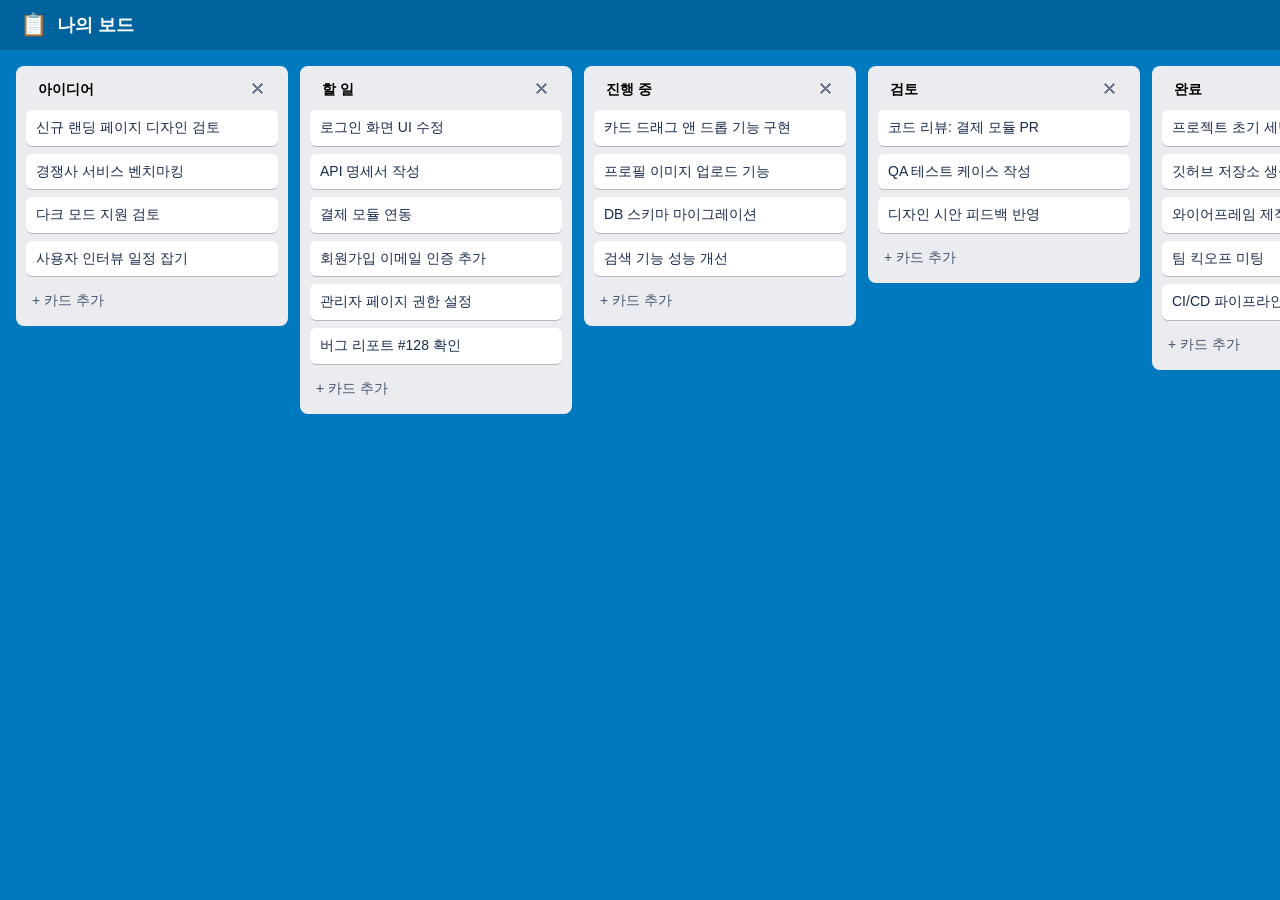
<file: index.html>
<!DOCTYPE html>
<html lang="ko">
<head>
<meta charset="UTF-8">
<meta name="viewport" content="width=device-width, initial-scale=1.0">
<title>나의 보드</title>
<link rel="stylesheet" href="style.css">
</head>
<body>
<header>
  <span class="icon">📋</span>
  <span>나의 보드</span>
</header>
<div id="board"></div>

<script src="script.js"></script>
</body>
</html>
</file>
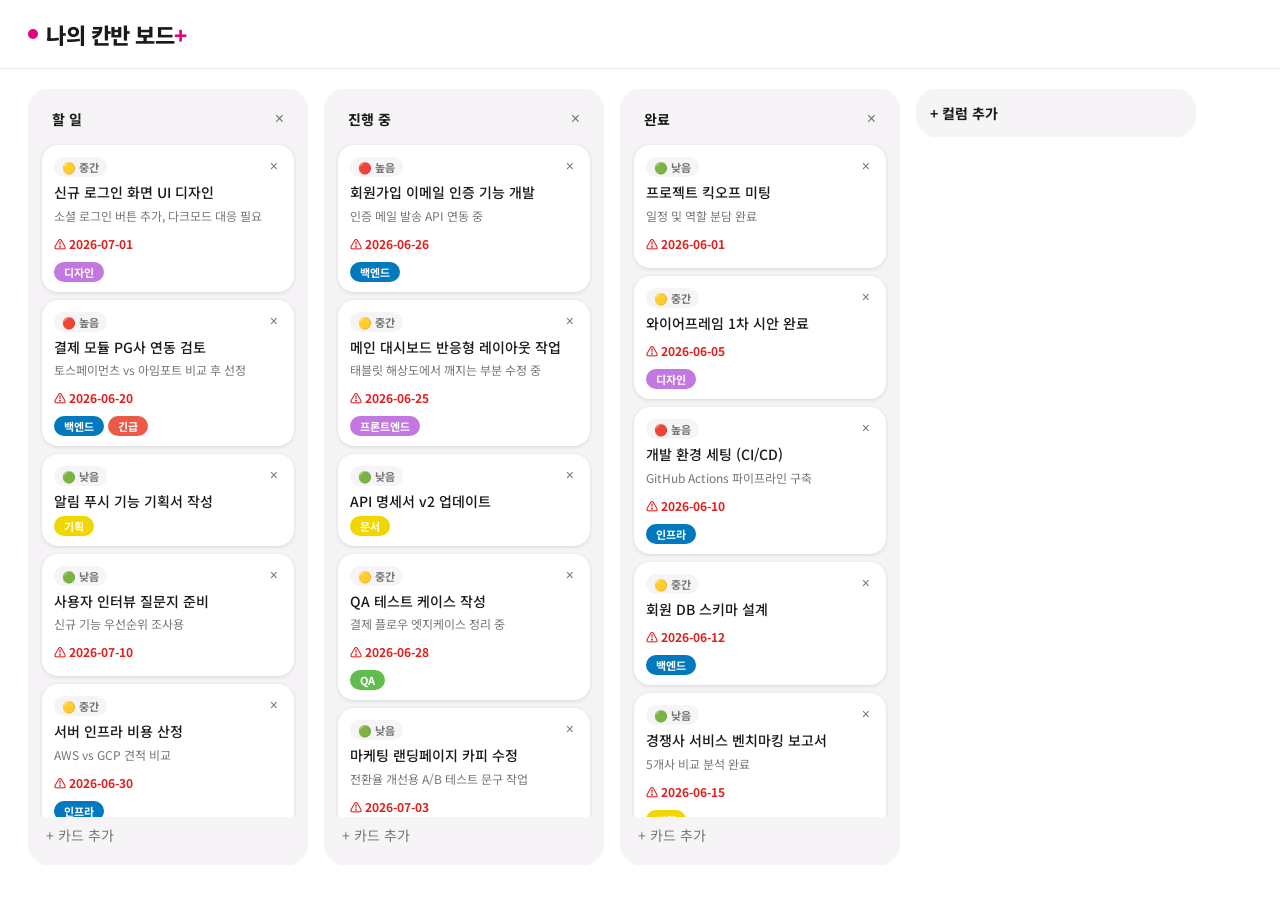
<file: kanban-board/index.html>
<!--
  [개발자 인계]
  - 이 파일은 기획자가 제작한 HTML/CSS/JS 프로토타입입니다.
  - 실제 개발 시 React 등 프레임워크로 재구현 필요
  - 데이터 구조는 js/app.js 상단 state 객체 참고
  - 드래그앤드롭은 HTML5 기본 API 사용 (추후 라이브러리 교체 권장)
-->
<!DOCTYPE html>
<html lang="ko">
<head>
<meta charset="UTF-8" />
<meta name="viewport" content="width=device-width, initial-scale=1.0" />
<title>나의 칸반 보드</title>
<link rel="preconnect" href="https://fonts.googleapis.com">
<link rel="preconnect" href="https://fonts.gstatic.com" crossorigin>
<link href="https://fonts.googleapis.com/css2?family=Noto+Sans+KR:wght@400;500;700&display=swap" rel="stylesheet">
<link rel="stylesheet" href="css/style.css">
</head>
<body>

<header class="app-header">
  <h1>나의 칸반 보드</h1>
</header>

<main id="board" class="board"></main>

<div id="card-modal" class="modal-overlay hidden">
  <div class="modal">
    <button type="button" class="modal-close" id="modal-close-btn" aria-label="닫기">&times;</button>
    <h2 id="modal-title">카드 추가</h2>
    <form id="card-form">
      <label class="field">
        <span class="field-label">제목 <span class="required">*</span></span>
        <input type="text" id="card-title-input" placeholder="카드 제목을 입력하세요" maxlength="80" required />
      </label>

      <label class="field">
        <span class="field-label">메모</span>
        <textarea id="card-desc-input" rows="3" placeholder="설명을 입력하세요 (선택)"></textarea>
      </label>

      <label class="field">
        <span class="field-label">마감일</span>
        <input type="date" id="card-due-input" />
      </label>

      <div class="field">
        <span class="field-label">우선순위</span>
        <div class="priority-options">
          <label class="priority-option"><input type="radio" name="priority" value="high" /> 🔴 높음</label>
          <label class="priority-option"><input type="radio" name="priority" value="medium" /> 🟡 중간</label>
          <label class="priority-option"><input type="radio" name="priority" value="low" /> 🟢 낮음</label>
        </div>
      </div>

      <div class="field">
        <span class="field-label">태그 (최대 3개)</span>
        <div class="tag-input-row">
          <select id="tag-color-input">
            <option value="#61BD4F">초록</option>
            <option value="#F2D600">노랑</option>
            <option value="#FF9F1A">주황</option>
            <option value="#EB5A46">빨강</option>
            <option value="#C377E0">보라</option>
            <option value="#0079BF">파랑</option>
          </select>
          <input type="text" id="tag-text-input" placeholder="태그 이름" maxlength="10" />
          <button type="button" id="tag-add-btn" class="btn-secondary">추가</button>
        </div>
        <div id="tag-list" class="tag-list"></div>
      </div>

      <div class="modal-actions">
        <button type="button" id="modal-cancel-btn" class="btn-secondary">취소</button>
        <button type="submit" class="btn-primary">저장</button>
      </div>
    </form>
  </div>
</div>

<script src="js/app.js"></script>
</body>
</html>
</file>
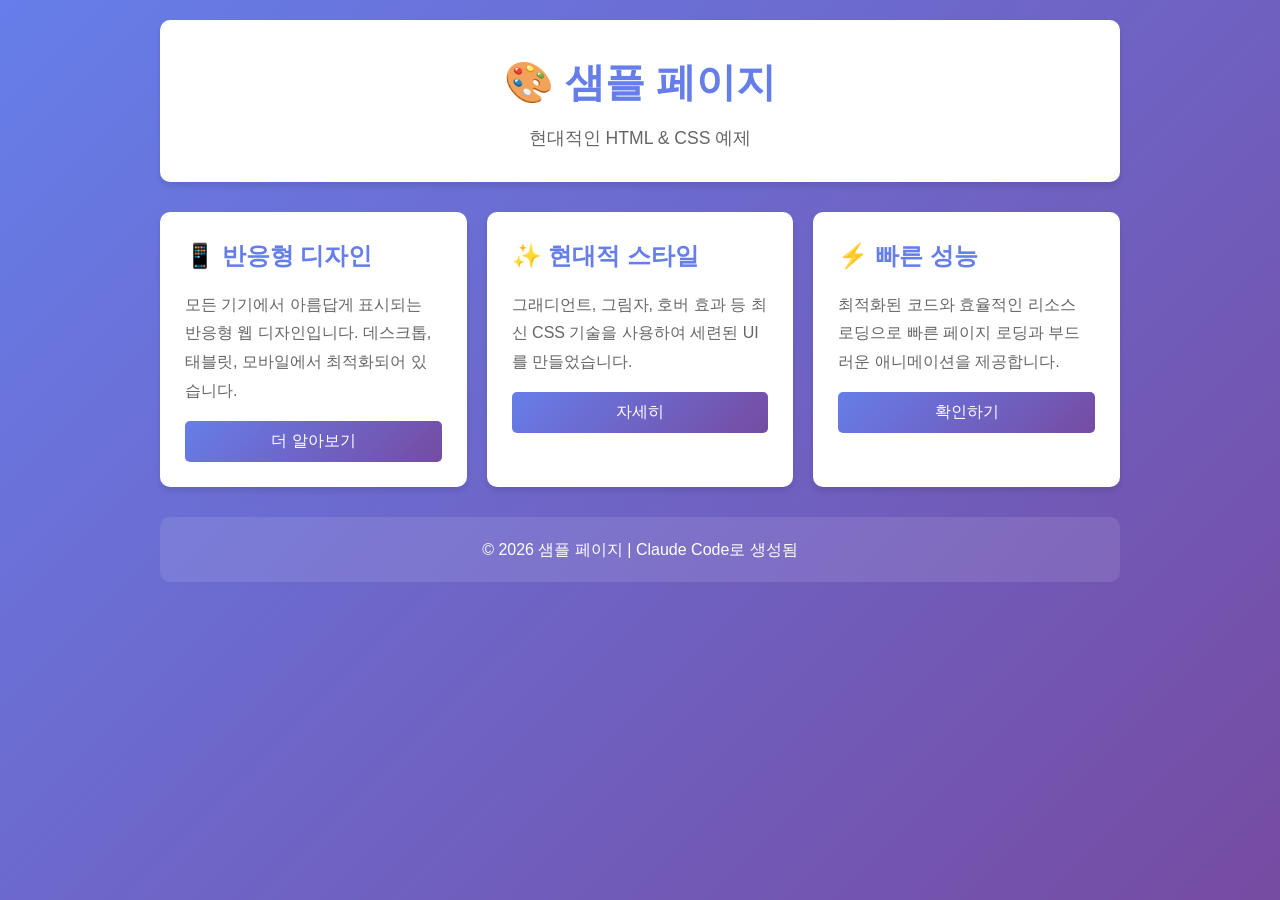
<file: sample.html>
<!DOCTYPE html>
<html lang="ko">
<head>
    <meta charset="UTF-8">
    <meta name="viewport" content="width=device-width, initial-scale=1.0">
    <title>샘플 페이지</title>
    <style>
        * {
            margin: 0;
            padding: 0;
            box-sizing: border-box;
        }

        body {
            font-family: 'Segoe UI', Tahoma, Geneva, Verdana, sans-serif;
            line-height: 1.6;
            color: #333;
            background: linear-gradient(135deg, #667eea 0%, #764ba2 100%);
            min-height: 100vh;
        }

        .container {
            max-width: 1000px;
            margin: 0 auto;
            padding: 20px;
        }

        header {
            background: white;
            padding: 30px;
            border-radius: 10px;
            box-shadow: 0 4px 6px rgba(0, 0, 0, 0.1);
            margin-bottom: 30px;
            text-align: center;
        }

        header h1 {
            color: #667eea;
            margin-bottom: 10px;
            font-size: 2.5em;
        }

        header p {
            color: #666;
            font-size: 1.1em;
        }

        .card-grid {
            display: grid;
            grid-template-columns: repeat(auto-fit, minmax(300px, 1fr));
            gap: 20px;
            margin-bottom: 30px;
        }

        .card {
            background: white;
            padding: 25px;
            border-radius: 10px;
            box-shadow: 0 4px 6px rgba(0, 0, 0, 0.1);
            transition: transform 0.3s ease, box-shadow 0.3s ease;
        }

        .card:hover {
            transform: translateY(-5px);
            box-shadow: 0 8px 12px rgba(0, 0, 0, 0.15);
        }

        .card h2 {
            color: #667eea;
            margin-bottom: 15px;
            font-size: 1.5em;
        }

        .card p {
            color: #666;
            line-height: 1.8;
        }

        .button-group {
            display: flex;
            gap: 10px;
            margin-top: 15px;
        }

        button {
            flex: 1;
            padding: 10px 15px;
            background: linear-gradient(135deg, #667eea 0%, #764ba2 100%);
            color: white;
            border: none;
            border-radius: 5px;
            cursor: pointer;
            font-size: 1em;
            transition: opacity 0.3s ease;
        }

        button:hover {
            opacity: 0.9;
        }

        footer {
            background: rgba(255, 255, 255, 0.1);
            color: white;
            padding: 20px;
            text-align: center;
            border-radius: 10px;
        }
    </style>
</head>
<body>
    <div class="container">
        <header>
            <h1>🎨 샘플 페이지</h1>
            <p>현대적인 HTML & CSS 예제</p>
        </header>

        <div class="card-grid">
            <div class="card">
                <h2>📱 반응형 디자인</h2>
                <p>모든 기기에서 아름답게 표시되는 반응형 웹 디자인입니다. 데스크톱, 태블릿, 모바일에서 최적화되어 있습니다.</p>
                <div class="button-group">
                    <button onclick="alert('더 알아보기 클릭됨!')">더 알아보기</button>
                </div>
            </div>

            <div class="card">
                <h2>✨ 현대적 스타일</h2>
                <p>그래디언트, 그림자, 호버 효과 등 최신 CSS 기술을 사용하여 세련된 UI를 만들었습니다.</p>
                <div class="button-group">
                    <button onclick="alert('스타일 정보!')">자세히</button>
                </div>
            </div>

            <div class="card">
                <h2>⚡ 빠른 성능</h2>
                <p>최적화된 코드와 효율적인 리소스 로딩으로 빠른 페이지 로딩과 부드러운 애니메이션을 제공합니다.</p>
                <div class="button-group">
                    <button onclick="alert('성능 팁!')">확인하기</button>
                </div>
            </div>
        </div>

        <footer>
            <p>&copy; 2026 샘플 페이지 | Claude Code로 생성됨</p>
        </footer>
    </div>

    <script>
        console.log('샘플 페이지가 로드되었습니다!');

        document.addEventListener('DOMContentLoaded', function() {
            console.log('DOM이 준비되었습니다.');
        });
    </script>
</body>
</html>
</file>
<file: style.css>
* { box-sizing: border-box; }
body {
  margin: 0;
  font-family: -apple-system, "Segoe UI", "Malgun Gothic", sans-serif;
  background: #0079bf;
  color: #172b4d;
}
header {
  background: rgba(0,0,0,0.18);
  color: #fff;
  padding: 12px 20px;
  display: flex;
  align-items: center;
  gap: 10px;
  font-size: 18px;
  font-weight: 700;
}
header .icon {
  font-size: 22px;
}
#board {
  display: flex;
  align-items: flex-start;
  gap: 12px;
  padding: 16px;
  overflow-x: auto;
  height: calc(100vh - 52px);
}
.list {
  background: #ebecf0;
  border-radius: 8px;
  width: 272px;
  flex: 0 0 272px;
  padding: 8px;
  max-height: 100%;
  display: flex;
  flex-direction: column;
}
.list-header {
  display: flex;
  align-items: center;
  justify-content: space-between;
  padding: 4px 8px 8px 8px;
}
.list-title {
  font-weight: 600;
  font-size: 14px;
  border: none;
  background: transparent;
  width: 100%;
  border-radius: 4px;
  padding: 4px 6px;
}
.list-title:focus {
  background: #fff;
  outline: 2px solid #0079bf;
}
.list-delete {
  background: transparent;
  border: none;
  color: #6b778c;
  cursor: pointer;
  font-size: 16px;
  padding: 2px 6px;
  border-radius: 4px;
}
.list-delete:hover {
  background: #ddd;
}
.cards {
  overflow-y: auto;
  flex: 1;
  min-height: 8px;
  padding: 0 2px;
}
.card {
  background: #fff;
  border-radius: 6px;
  padding: 8px 10px;
  margin-bottom: 8px;
  box-shadow: 0 1px 0 rgba(9,30,66,0.25);
  cursor: grab;
  font-size: 14px;
  line-height: 1.4;
  position: relative;
  word-break: break-word;
}
.card.dragging {
  opacity: 0.4;
}
.card .card-remove {
  position: absolute;
  top: 4px;
  right: 4px;
  display: none;
  background: transparent;
  border: none;
  color: #6b778c;
  cursor: pointer;
  font-size: 14px;
}
.card:hover .card-remove {
  display: block;
}
.cards.drag-over {
  background: #d8d8d8aa;
  border-radius: 6px;
}
.add-card-btn, .add-list-btn {
  background: transparent;
  border: none;
  text-align: left;
  color: #44546f;
  padding: 8px;
  border-radius: 6px;
  cursor: pointer;
  font-size: 14px;
  width: 100%;
}
.add-card-btn:hover, .add-list-btn:hover {
  background: rgba(9,30,66,0.08);
}
.add-list-btn {
  color: #fff;
  background: rgba(255,255,255,0.16);
}
.add-list-btn:hover {
  background: rgba(255,255,255,0.28);
}
.add-form textarea {
  width: 100%;
  border: none;
  border-radius: 6px;
  padding: 8px;
  font-size: 14px;
  font-family: inherit;
  resize: none;
  box-shadow: 0 1px 0 rgba(9,30,66,0.25);
}
.add-form .actions {
  display: flex;
  gap: 8px;
  margin-top: 8px;
}
.add-form button.confirm {
  background: #0079bf;
  color: #fff;
  border: none;
  padding: 6px 12px;
  border-radius: 4px;
  cursor: pointer;
  font-size: 14px;
}
.add-form button.cancel {
  background: transparent;
  border: none;
  font-size: 20px;
  cursor: pointer;
  color: #44546f;
}
.new-list {
  width: 272px;
  flex: 0 0 272px;
}
</file>
<file: kanban-board/css/style.css>
/*
  [개발자 인계]
  - 이 파일은 기획자가 제작한 HTML/CSS/JS 프로토타입입니다.
  - 실제 개발 시 React 등 프레임워크로 재구현 필요
  - 데이터 구조는 js/app.js 상단 state 객체 참고
  - 드래그앤드롭은 HTML5 기본 API 사용 (추후 라이브러리 교체 권장)
  - 디자인 레퍼런스: lguplus.com (마젠타 핑크 브랜드 컬러 + 화이트 톤 + 큰 라운드 코너)
*/

:root {
  --bg: #ffffff;
  --column-bg: #F6F4F6;
  --card-bg: #ffffff;
  --accent: #E6007E;
  --accent-dark: #B0005F;
  --accent-light: #FDE9F3;
  --text: #1A1A1A;
  --text-muted: #767676;
  --border: #EAE5E9;
  --danger: #E02020;
}

* {
  box-sizing: border-box;
}

html, body {
  margin: 0;
  padding: 0;
  height: 100%;
  background: var(--bg);
  color: var(--text);
  font-family: "Noto Sans KR", system-ui, -apple-system, "Segoe UI", sans-serif;
}

.app-header {
  padding: 18px 28px;
  display: flex;
  align-items: center;
  gap: 8px;
  border-bottom: 1px solid var(--border);
}

.app-header::before {
  content: "";
  display: inline-block;
  width: 10px;
  height: 10px;
  border-radius: 50%;
  background: var(--accent);
}

.app-header h1 {
  margin: 0;
  font-size: 22px;
  font-weight: 800;
  color: var(--text);
  letter-spacing: -0.02em;
}

.app-header h1::after {
  content: "+";
  color: var(--accent);
}

/* ---------- 보드 / 컬럼 ---------- */

.board {
  display: flex;
  align-items: flex-start;
  gap: 16px;
  padding: 20px 28px 28px 28px;
  overflow-x: auto;
  height: calc(100vh - 76px);
}

.column {
  flex: 0 0 280px;
  width: 280px;
  background: var(--column-bg);
  border-radius: 20px;
  display: flex;
  flex-direction: column;
  max-height: 100%;
  padding: 12px;
}

.column-header {
  display: flex;
  align-items: center;
  justify-content: space-between;
  gap: 6px;
  padding: 4px 6px 10px 6px;
}

.column-title {
  font-weight: 700;
  font-size: 14px;
  flex: 1;
  padding: 4px 6px;
  border-radius: 6px;
  cursor: text;
  word-break: break-word;
}

.column-title-input {
  font-weight: 700;
  font-size: 14px;
  flex: 1;
  padding: 4px 6px;
  border-radius: 6px;
  border: 2px solid var(--accent);
  font-family: inherit;
  width: 100%;
}

.column-delete-btn {
  background: transparent;
  border: none;
  color: var(--text-muted);
  font-size: 16px;
  line-height: 1;
  cursor: pointer;
  padding: 4px 6px;
  border-radius: 6px;
  flex: 0 0 auto;
}

.column-delete-btn:hover {
  background: var(--accent-light);
  color: var(--accent);
}

.card-list {
  overflow-y: auto;
  flex: 1;
  min-height: 12px;
  padding: 2px;
}

.card-list.drag-over {
  background: var(--accent-light);
  border-radius: 14px;
}

.add-card-btn {
  width: 100%;
  text-align: left;
  background: transparent;
  border: none;
  color: var(--text-muted);
  padding: 8px 6px;
  border-radius: 8px;
  cursor: pointer;
  font-size: 14px;
  font-family: inherit;
}

.add-card-btn:hover {
  background: rgba(0, 0, 0, 0.05);
  color: var(--accent);
}

/* ---------- 컬럼 추가 ---------- */

.add-column {
  flex: 0 0 280px;
  width: 280px;
}

.add-column-btn {
  width: 100%;
  background: var(--column-bg);
  border: none;
  color: var(--text);
  padding: 14px;
  border-radius: 20px;
  cursor: pointer;
  font-size: 14px;
  font-weight: 700;
  font-family: inherit;
  text-align: left;
}

.add-column-btn:hover {
  background: var(--accent-light);
  color: var(--accent-dark);
}

.add-column-form {
  background: var(--column-bg);
  border-radius: 20px;
  padding: 12px;
}

.add-column-form input {
  width: 100%;
  border: 2px solid var(--accent);
  border-radius: 8px;
  padding: 8px;
  font-size: 14px;
  font-family: inherit;
  margin-bottom: 8px;
}

/* ---------- 카드 ---------- */

.card {
  background: var(--card-bg);
  border-radius: 16px;
  box-shadow: 0 1px 4px rgba(0, 0, 0, 0.12);
  padding: 12px 12px 10px 12px;
  margin-bottom: 8px;
  cursor: grab;
  position: relative;
}

.card.dragging {
  opacity: 0.4;
}

.card-top-row {
  display: flex;
  align-items: flex-start;
  justify-content: space-between;
  gap: 6px;
}

.priority-badge {
  display: inline-flex;
  align-items: center;
  gap: 2px;
  font-size: 11px;
  font-weight: 700;
  padding: 2px 8px;
  border-radius: 10px;
  background: var(--column-bg);
  color: var(--text-muted);
}

.card-remove-btn {
  background: transparent;
  border: none;
  color: var(--text-muted);
  font-size: 14px;
  line-height: 1;
  cursor: pointer;
  padding: 2px 4px;
  border-radius: 4px;
  flex: 0 0 auto;
}

.card-remove-btn:hover {
  background: var(--accent-light);
  color: var(--accent);
}

.card-title {
  font-size: 14px;
  font-weight: 500;
  margin: 6px 0 4px 0;
  word-break: break-word;
  line-height: 1.4;
}

.card-desc {
  font-size: 12px;
  color: var(--text-muted);
  margin: 0 0 6px 0;
  word-break: break-word;
  white-space: pre-wrap;
}

.card-due {
  display: inline-flex;
  align-items: center;
  gap: 4px;
  font-size: 12px;
  color: var(--text-muted);
  margin-bottom: 6px;
}

.card-due.overdue {
  color: var(--danger);
  font-weight: 700;
}

.tag-list {
  display: flex;
  flex-wrap: wrap;
  gap: 4px;
  margin-top: 4px;
}

.tag-pill {
  display: inline-flex;
  align-items: center;
  gap: 4px;
  font-size: 11px;
  font-weight: 700;
  color: #fff;
  padding: 2px 10px;
  border-radius: 12px;
}

.tag-pill .tag-remove {
  background: transparent;
  border: none;
  color: #fff;
  cursor: pointer;
  font-size: 11px;
  line-height: 1;
  padding: 0;
}

/* ---------- 모달 ---------- */

.modal-overlay {
  position: fixed;
  inset: 0;
  background: rgba(26, 26, 26, 0.56);
  display: flex;
  align-items: center;
  justify-content: center;
  z-index: 100;
}

.modal-overlay.hidden {
  display: none;
}

.modal {
  background: #fff;
  width: 480px;
  max-width: calc(100vw - 32px);
  max-height: calc(100vh - 64px);
  overflow-y: auto;
  border-radius: 20px;
  padding: 28px;
  position: relative;
}

.modal h2 {
  margin: 0 0 16px 0;
  font-size: 19px;
  font-weight: 800;
  color: var(--text);
}

.modal-close {
  position: absolute;
  top: 18px;
  right: 18px;
  background: transparent;
  border: none;
  font-size: 22px;
  line-height: 1;
  cursor: pointer;
  color: var(--text-muted);
  padding: 4px;
}

.modal-close:hover {
  color: var(--accent);
}

.field {
  display: block;
  margin-bottom: 14px;
}

.field-label {
  display: block;
  font-size: 13px;
  font-weight: 700;
  margin-bottom: 6px;
  color: var(--text);
}

.required {
  color: var(--accent);
}

.field input[type="text"],
.field input[type="date"],
.field textarea {
  width: 100%;
  border: 1px solid var(--border);
  border-radius: 10px;
  padding: 9px 12px;
  font-size: 14px;
  font-family: inherit;
  resize: vertical;
  background: #fff;
}

.field input:focus,
.field textarea:focus {
  outline: 2px solid var(--accent);
  outline-offset: 1px;
}

.priority-options {
  display: flex;
  gap: 12px;
  font-size: 14px;
}

.priority-option {
  display: flex;
  align-items: center;
  gap: 4px;
  font-weight: 400;
  cursor: pointer;
}

.tag-input-row {
  display: flex;
  gap: 6px;
}

.tag-input-row select {
  border: 1px solid var(--border);
  border-radius: 10px;
  padding: 8px;
  font-family: inherit;
  font-size: 13px;
}

.tag-input-row input[type="text"] {
  flex: 1;
}

.modal-actions {
  display: flex;
  justify-content: flex-end;
  gap: 8px;
  margin-top: 20px;
}

.btn-primary, .btn-secondary {
  border: none;
  border-radius: 24px;
  padding: 10px 22px;
  font-size: 14px;
  font-weight: 700;
  cursor: pointer;
  font-family: inherit;
}

.btn-primary {
  background: var(--accent);
  color: #fff;
}

.btn-primary:hover {
  background: var(--accent-dark);
}

.btn-secondary {
  background: var(--column-bg);
  color: var(--text);
}

.btn-secondary:hover {
  background: var(--border);
}
</file>
